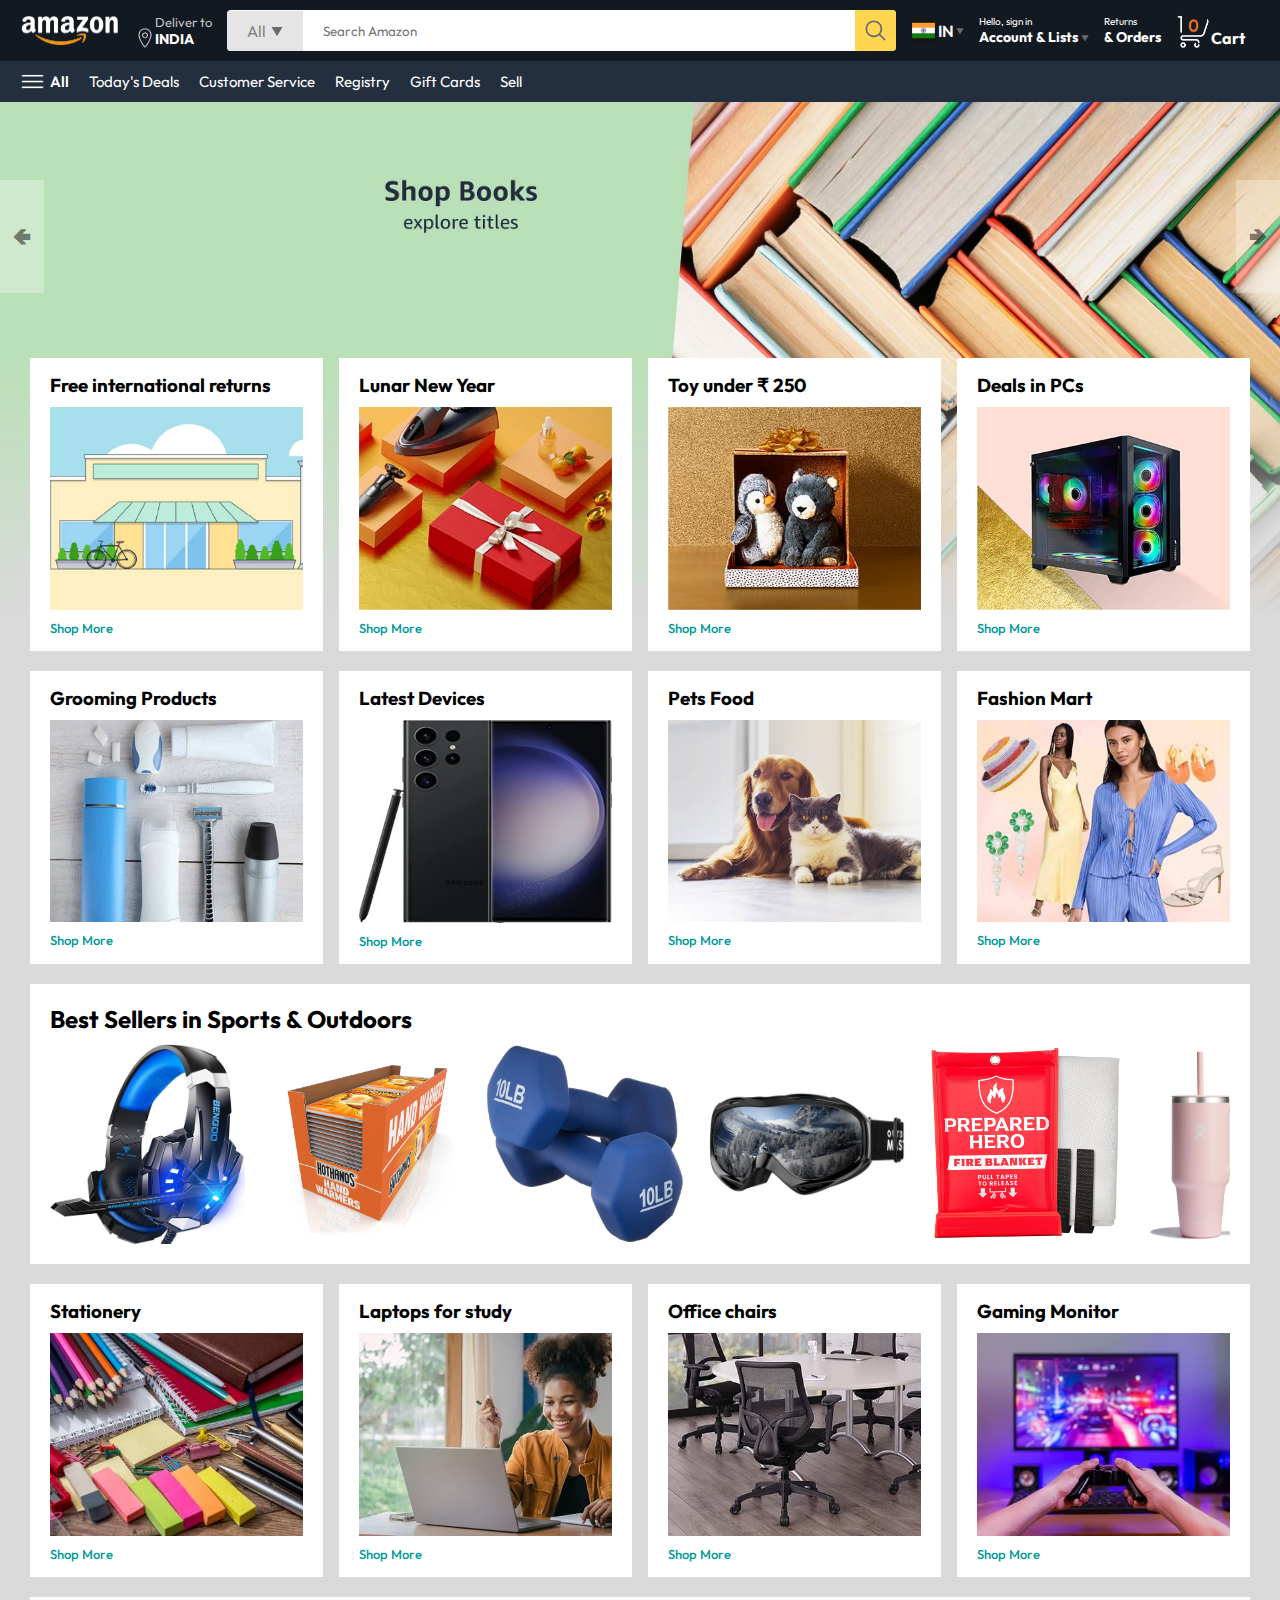
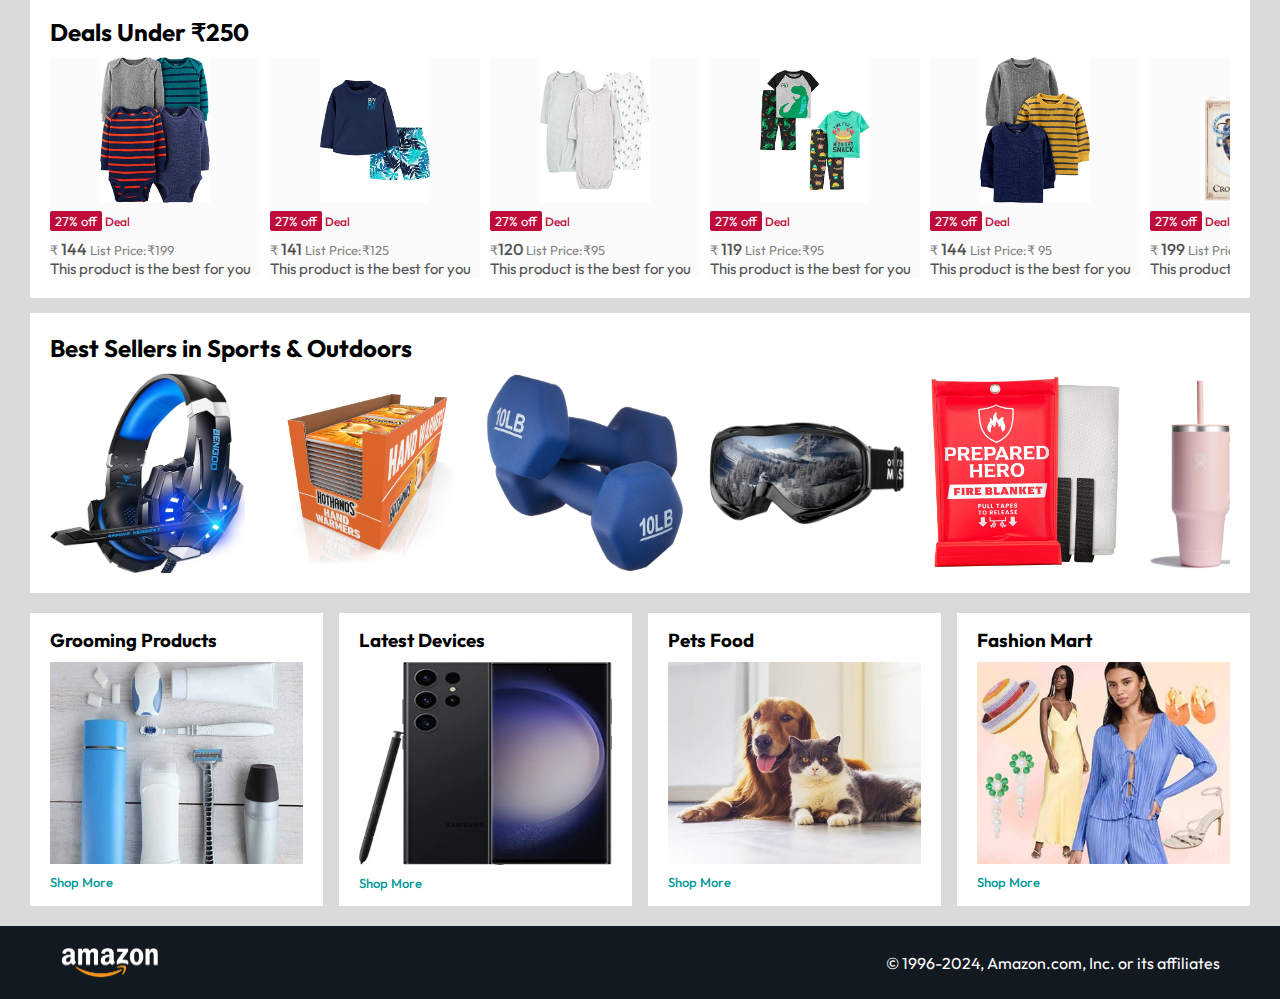
<file: index.html>
<html lang="en">

<head>
    <meta charset="UTF-8">
    <meta name="viewport" content="width=device-width, initial-scale=1.0">
    <title>Amazon Clone</title>
    <link rel="stylesheet" href="./style.css">
</head>

<body>

    <nav>
        <a href="/"><img src="./assets/amazon_logo.png" width="100" alt=""></a>
        <div class="nav-country">
            <img src="./assets/location_icon.png" height="20" alt="">
            <div>
                <p>Deliver to</p>
                <h1>INDIA</h1>
            </div>
        </div>
        <div class="nav-search">
            <div class="nav-search-category">
                <p>All</p>
                <img src="./assets/dropdown_icon.png" height="12" alt="">
            </div>
            <input type="text" class="nav-search-input" placeholder="Search Amazon">
            <img src="./assets/search_icon.png" class="nav-search-icon" alt="">
        </div>
        <div class="nav-language">
            <img src="./assets/indian_flag.png" width="25px" alt="">
            <p>IN</p>
            <img src="./assets/dropdown_icon.png" width="8px" alt="">
        </div>
        <div class="nav-texts">
            <p><a href="/login.html">Hello, sign in</a></p>
            <h1>Account & Lists <img src="./assets/dropdown_icon.png" width="8px" alt=""> </h1>
        </div>
        <div class="nav-texts">
            <p>Returns</p>
            <h1>& Orders</h1>
        </div>
        <a href="/login.html" class="mobile-user-icon" style="display: none;">
            <img src="./assets/user.png">
        </a>
        <a href="/cart.html" class="nav-cart">
            <img src="./assets/cart_icon.png" width="35px" alt="">
            <h4>Cart</h4>
        </a>
    </nav>
    <div class="nav-bottom">
        <div>
            <img src="./assets/menu_icon.png" width="25px" alt="">
            <p>All</p>
        </div>
        <p>Today's Deals</p>
        <p>Customer Service</p>
        <p>Registry</p>
        <p>Gift Cards</p>
        <p>Sell</p>
    </div>

    <div class="header-slider" id="slider">
        <a href="#" class="control_prev">&#129144</a>
        <a href="#" class="control_next">&#129146</a>
        <ul>
            <img class="header-img" src="./assets/header1.jpg" alt="">
            <img class="header-img" src="./assets/header2.jpg" alt="">
            <img class="header-img" src="./assets/header3.jpg" alt="">
            <img class="header-img" src="./assets/header4.jpg" alt="">
            <img class="header-img" src="./assets/header5.jpg" alt="">
            <img class="header-img" src="./assets/header6.jpg" alt="">
        </ul>
    </div>

    <div class="header-box box-row">
        <div class="box-col">
            <h3>Free international returns</h3>
            <img src="./assets/box1-1.jpg" alt="">
            <a href="/">Shop More</a>
        </div>
        <div class="box-col">
            <h3>Lunar New Year</h3>
            <img src="./assets/box1-2.jpg" alt="">
            <a href="/">Shop More</a>
        </div>
        <div class="box-col">
            <h3>Toy under &#8377; 250</h3>
            <img src="./assets/box1-3.jpg" alt="">
            <a href="/">Shop More</a>
        </div>
        <div class="box-col">
            <h3>Deals in PCs</h3>
            <img src="./assets/box1-4.jpg" alt="">
            <a href="/">Shop More</a>
        </div>
    </div>

    <div class="box-row">
        <div class="box-col">
            <h3>Grooming Products</h3>
            <img src="./assets/box2-1.jpg" alt="">
            <a href="/">Shop More</a>
        </div>
        <div class="box-col">
            <h3>Latest Devices</h3>
            <img src="./assets/box2-2.jpg" alt="">
            <a href="/">Shop More</a>
        </div>
        <div class="box-col">
            <h3>Pets Food</h3>
            <img src="./assets/box2-3.jpg" alt="">
            <a href="/">Shop More</a>
        </div>
        <div class="box-col">
            <h3>Fashion Mart</h3>
            <img src="./assets/box2-4.jpg" alt="">
            <a href="/">Shop More</a>
        </div>
    </div>




    <div class="products-slider">
        <h2>Best Sellers in Sports & Outdoors</h2>
        <div class="products">
            <a href="/product.html"><img src="./assets/product_img.jpg" alt=""></a>
            <img src="./assets/product1-1.jpg" alt="">
            <img src="./assets/product1-2.jpg" alt="">
            <img src="./assets/product1-3.jpg" alt="">
            <img src="./assets/product1-4.jpg" alt="">
            <img src="./assets/product1-5.jpg" alt="">
            <img src="./assets/product1-6.jpg" alt="">
            <img src="./assets/product1-7.jpg" alt="">
            <img src="./assets/product1-8.jpg" alt="">
            <img src="./assets/product1-9.jpg" alt="">
            <img src="./assets/product1-10.jpg" alt="">
        </div>
    </div>



    <div class="box-row">
        <div class="box-col">
            <h3>Stationery</h3>
            <img src="./assets/box3-1.jpg" alt="">
            <a href="/">Shop More</a>
        </div>
        <div class="box-col">
            <h3>Laptops for study</h3>
            <img src="./assets/box3-2.jpg" alt="">
            <a href="/">Shop More</a>
        </div>
        <div class="box-col">
            <h3>Office chairs</h3>
            <img src="./assets/box3-3.jpg" alt="">
            <a href="/">Shop More</a>
        </div>
        <div class="box-col">
            <h3>Gaming Monitor</h3>
            <img src="./assets/box3-4.jpg" alt="">
            <a href="/">Shop More</a>
        </div>
    </div>



    <div class="products-slider-with-price">
        <h2>Deals Under &#8377;250</h2>
        <div class="products">
            <div class="product-card">
                <div class="product-img-container">
                    <img src="./assets/product2-1.jpg" alt="">
                </div>
                <div class="product-offer">
                    <p>27% off</p> <span>Deal</span>
                </div>
                <p class="product-price">&#8377; <span>144</span> List Price:&#8377;199</p>
                <h4>This product is the best for you</h4>
            </div>
            <div class="product-card">
                <div class="product-img-container">
                    <img src="./assets/product2-2.jpg" alt="">
                </div>
                <div class="product-offer">
                    <p>27% off</p> <span>Deal</span>
                </div>
                <p class="product-price">&#8377; <span>141</span> List Price:&#8377;125</p>
                <h4>This product is the best for you</h4>
            </div>
            <div class="product-card">
                <div class="product-img-container">
                    <img src="./assets/product2-3.jpg" alt="">
                </div>
                <div class="product-offer">
                    <p>27% off</p> <span>Deal</span>
                </div>
                <p class="product-price">&#8377;<span>120</span> List Price:&#8377;95</p>
                <h4>This product is the best for you</h4>
            </div>
            <div class="product-card">
                <div class="product-img-container">
                    <img src="./assets/product2-4.jpg" alt="">
                </div>
                <div class="product-offer">
                    <p>27% off</p> <span>Deal</span>
                </div>
                <p class="product-price">&#8377; <span>119</span> List Price:&#8377;95</p>
                <h4>This product is the best for you</h4>
            </div>
            <div class="product-card">
                <div class="product-img-container">
                    <img src="./assets/product2-5.jpg" alt="">
                </div>
                <div class="product-offer">
                    <p>27% off</p> <span>Deal</span>
                </div>
                <p class="product-price">&#8377; <span>144</span> List Price:&#8377; 95</p>
                <h4>This product is the best for you</h4>
            </div>
            <div class="product-card">
                <div class="product-img-container">
                    <img src="./assets/product2-6.jpg" alt="">
                </div>
                <div class="product-offer">
                    <p>27% off</p> <span>Deal</span>
                </div>
                <p class="product-price">&#8377;  <span>199</span> List Price:&#8377; 178</p>
                <h4>This product is the best for you</h4>
            </div>
            <div class="product-card">
                <div class="product-img-container">
                    <img src="./assets/product2-7.jpg" alt="">
                </div>
                <div class="product-offer">
                    <p>27% off</p> <span>Deal</span>
                </div>
                <p class="product-price">&#8377; <span>199</span> List Price:&#8377; 178</p>
                <h4>This product is the best for you</h4>
            </div>
            <div class="product-card">
                <div class="product-img-container">
                    <img src="./assets/product2-8.jpg" alt="">
                </div>
                <div class="product-offer">
                    <p>27% off</p> <span>Deal</span>
                </div>
                <p class="product-price">&#8377;  <span>149</span> List Price:&#8377; 100</p>
                <h4>This product is the best for you</h4>
            </div>
            <div class="product-card">
                <div class="product-img-container">
                    <img src="./assets/product2-9.jpg" alt="">
                </div>
                <div class="product-offer">
                    <p>27% off</p> <span>Deal</span>
                </div>
                <p class="product-price">&#8377;  <span>149</span> List Price:&#8377; 122</p>
                <h4>This product is the best for you</h4>
            </div>
            <div class="product-card">
                <div class="product-img-container">
                    <img src="./assets/product2-10.jpg" alt="">
                </div>
                <div class="product-offer">
                    <p>27% off</p> <span>Deal</span>
                </div>
                <p class="product-price">&#8377; <span>149</span> List Price:&#8377; 100</p>
                <h4>This product is the best for you</h4>
            </div>
            <div class="product-card">
                <div class="product-img-container">
                    <img src="./assets/product2-11.jpg" alt="">
                </div>
                <div class="product-offer">
                    <p>27% off</p> <span>Deal</span>
                </div>
                <p class="product-price">&#8377; <span>139</span> List Price:&#8377; 115</p>
                <h4>This product is the best for you</h4>
            </div>
        </div>
    </div>



    <div class="products-slider">
        <h2>Best Sellers in Sports & Outdoors</h2>
        <div class="products">
          <a href="/product.html">
          <img src="./assets/product_img.jpg" alt="">
        </a>
            <img src="./assets/product1-1.jpg" alt="">
            <img src="./assets/product1-2.jpg" alt="">
            <img src="./assets/product1-3.jpg" alt="">
            <img src="./assets/product1-4.jpg" alt="">
            <img src="./assets/product1-5.jpg" alt="">
            <img src="./assets/product1-6.jpg" alt="">
            <img src="./assets/product1-7.jpg" alt="">
            <img src="./assets/product1-8.jpg" alt="">
            <img src="./assets/product1-9.jpg" alt="">
            <img src="./assets/product1-10.jpg" alt="">
        </div>
    </div>



    <div class="box-row">
        <div class="box-col">
            <h3>Grooming Products</h3>
            <img src="./assets/box2-1.jpg" alt="">
            <a href="/">Shop More</a>
        </div>
        <div class="box-col">
            <h3>Latest Devices</h3>
            <img src="./assets/box2-2.jpg" alt="">
            <a href="/">Shop More</a>
        </div>
        <div class="box-col">
            <h3>Pets Food</h3>
            <img src="./assets/box2-3.jpg" alt="">
            <a href="/">Shop More</a>
        </div>
        <div class="box-col">
            <h3>Fashion Mart</h3>
            <img src="./assets/box2-4.jpg" alt="">
            <a href="/">Shop More</a>
        </div>
    </div>



    <footer>
        <img src="./assets/amazon_logo.png" width="100" alt="">
        <p>© 1996-2024, Amazon.com, Inc. or its affiliates</p>
    </footer>
    <script src="./script.js"></script>
</body>

</html>
</file>
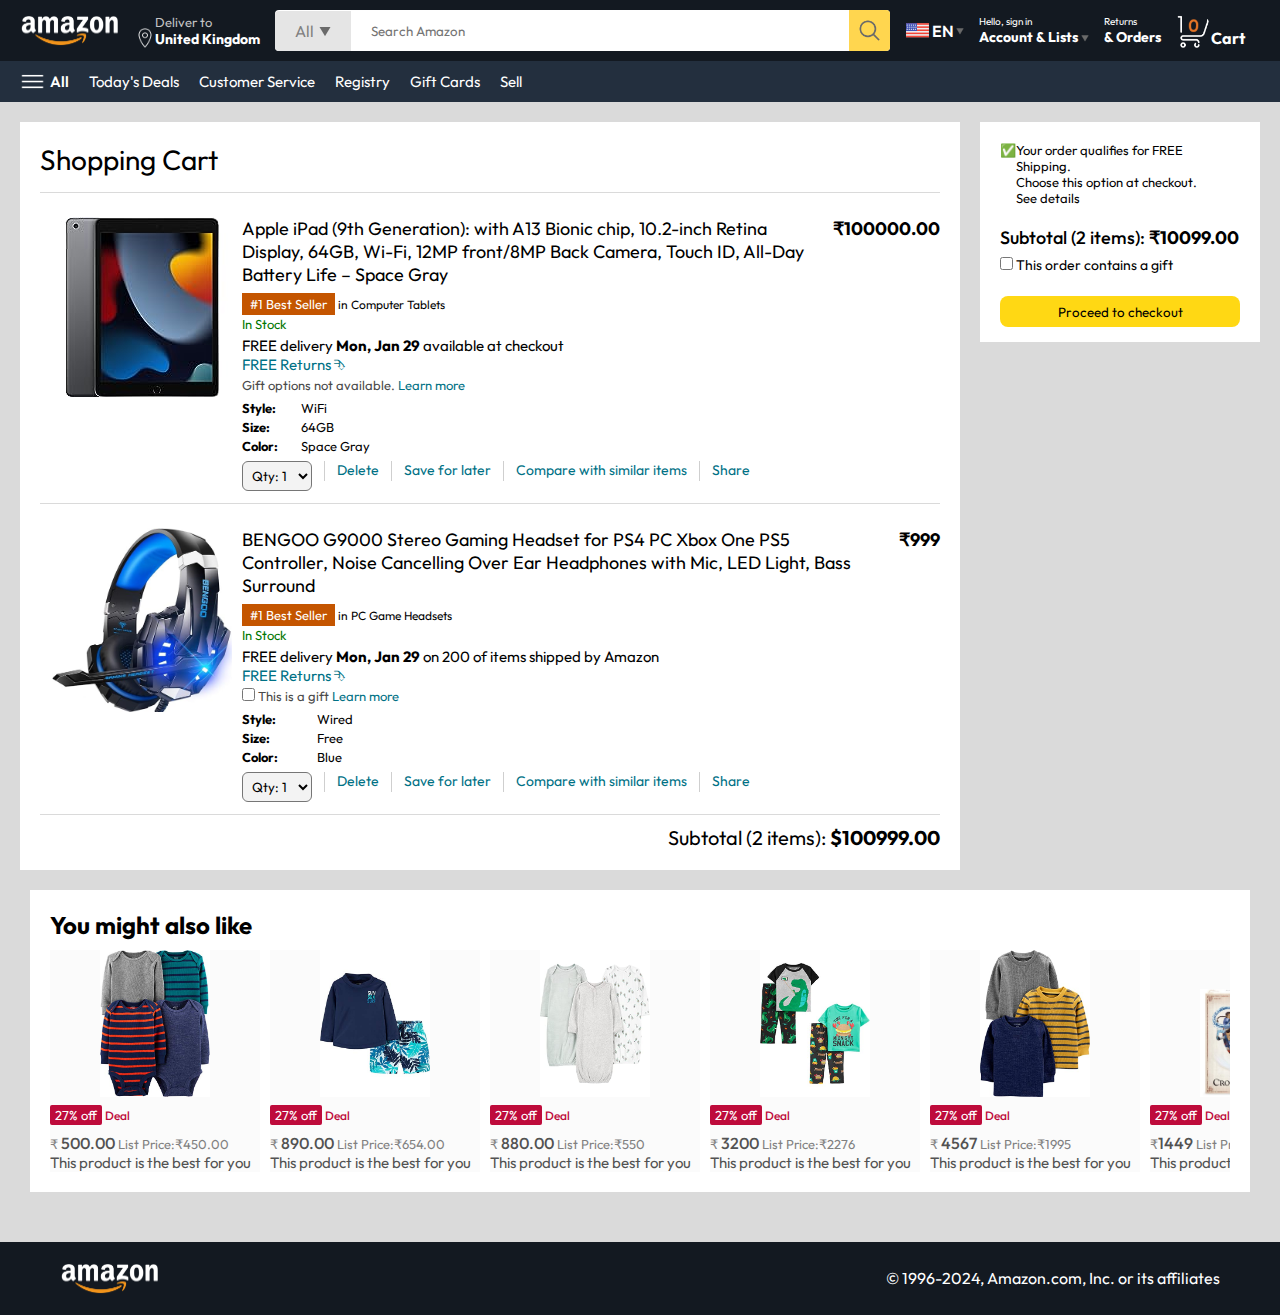
<file: cart.html>
<html lang="en">

<head>
    <meta charset="UTF-8">
    <meta name="viewport" content="width=device-width, initial-scale=1.0">
    <title>Cart</title>
    <link rel="stylesheet" href="./cart.css">
    <link rel="stylesheet" href="./style.css">
</head>

<body>
    <nav>
        <a href="/"><img src="./assets/amazon_logo.png" width="100" alt=""></a>
        <div class="nav-country">
            <img src="./assets/location_icon.png" height="20" alt="">
            <div>
                <p>Deliver to</p>
                <h1>United Kingdom</h1>
            </div>
        </div>
        <div class="nav-search">
            <div class="nav-search-category">
                <p>All</p>
                <img src="./assets/dropdown_icon.png" height="12" alt="">
            </div>
            <input type="text" class="nav-search-input" placeholder="Search Amazon">
            <img src="./assets/search_icon.png" class="nav-search-icon" alt="">
        </div>
        <div class="nav-language">
            <img src="./assets/us_flag.png" width="25px" alt="">
            <p>EN</p>
            <img src="./assets/dropdown_icon.png" width="8px" alt="">
        </div>
        <div class="nav-texts">
            <p><a href="/login.html">Hello, sign in</a></p>
            <h1>Account & Lists <img src="./assets/dropdown_icon.png" width="8px" alt=""> </h1>
        </div>
        <div class="nav-texts">
            <p>Returns</p>
            <h1>& Orders</h1>
        </div>
        <a href="/login.html" class="mobile-user-icon" style="display: none;">
            <img src="./assets/user.png">
        </a>
        <a href="/cart.html" class="nav-cart">
            <img src="./assets/cart_icon.png" width="35px" alt="">
            <h4>Cart</h4>
        </a>
    </nav>
    <div class="nav-bottom">
        <div>
            <img src="./assets/menu_icon.png" width="25px" alt="">
            <p>All</p>
        </div>
        <p>Today's Deals</p>
        <p>Customer Service</p>
        <p>Registry</p>
        <p>Gift Cards</p>
        <a href="./product.html">Sell</a>
    </div>

    <div class="cart">
        <div class="cart-left">
            <h1>Shopping Cart</h1>
            <hr>
            <div class="product-cart-list">
                <img src="./assets/ipad_img.jpg" alt="">
                <div>
                    <div class="product-cart-titleprice">
                        <p>Apple iPad (9th Generation): with A13 Bionic chip, 10.2-inch Retina Display, 64GB, Wi-Fi,
                            12MP front/8MP Back Camera, Touch ID, All-Day Battery Life – Space Gray</p>
                        <p><b>&#8377;100000.00</b></p>
                    </div>
                    <p class="product-cart-bestseller"><span>#1 Best Seller</span> in Computer Tablets</p>
                    <p class="product-cart-stock">In Stock</p>
                    <p class="product-cart-delivery">FREE delivery <b>Mon, Jan 29</b> available at checkout</p>
                    <p class="product-cart-returns">FREE Returns &#11191</p>
                    <p class="product-cart-giftoption">Gift options not available. <span>Learn more</span></p>
                    <div class="product-cart-specs">
                        <p><b>Style:</b></p>
                        <p>WiFi</p>
                        <p><b>Size:</b></p>
                        <p>64GB</p>
                        <p><b>Color:</b></p>
                        <p>Space Gray</p>
                    </div>
                    <div class="product-cart-list-action">
                        <select>
                            <option value="Qty: 1">Qty: 1</option>
                            <option value="Qty: 2">Qty: 2</option>
                            <option value="Qty: 3">Qty: 3</option>
                            <option value="Qty: 4">Qty: 4</option>
                            <option value="Qty: 5">Qty: 5</option>
                        </select>
                        <hr>
                        <p class="action-btn">Delete</p>
                        <hr>
                        <p class="action-btn">Save for later</p>
                        <hr>
                        <p class="action-btn">Compare with similar items</p>
                        <hr>
                        <p class="action-btn">Share</p>
                    </div>
                </div>
            </div>
            <hr>
            <div class="product-cart-list">
                <img src="./assets/product_img.jpg" width="180px" alt="">
                <div>
                    <div class="product-cart-titleprice">
                        <p>BENGOO G9000 Stereo Gaming Headset for PS4 PC Xbox One PS5 Controller, Noise Cancelling Over
                            Ear Headphones with Mic, LED Light, Bass Surround</p>
                        <p><b>&#8377;999</b></p>
                    </div>
                    <p class="product-cart-bestseller"><span>#1 Best Seller</span> in PC Game Headsets</p>
                    <p class="product-cart-stock">In Stock</p>
                    <p class="product-cart-delivery">FREE delivery <b>Mon, Jan 29</b> on 200 of items shipped by Amazon
                    </p>
                    <p class="product-cart-returns">FREE Returns &#11191</p>
                    <p class="product-cart-giftoption"><input type="checkbox"> This is a gift <span>Learn more</span>
                    </p>
                    <div class="product-cart-specs">
                        <p><b>Style:</b></p>
                        <p>Wired</p>
                        <p><b>Size:</b></p>
                        <p>Free</p>
                        <p><b>Color:</b></p>
                        <p>Blue</p>
                    </div>
                    <div class="product-cart-list-action">
                        <select>
                            <option value="Qty: 1">Qty: 1</option>
                            <option value="Qty: 2">Qty: 2</option>
                            <option value="Qty: 3">Qty: 3</option>
                            <option value="Qty: 4">Qty: 4</option>
                            <option value="Qty: 5">Qty: 5</option>
                        </select>
                        <hr>
                        <p class="action-btn">Delete</p>
                        <hr>
                        <p class="action-btn">Save for later</p>
                        <hr>
                        <p class="action-btn">Compare with similar items</p>
                        <hr>
                        <p class="action-btn">Share</p>
                    </div>
                </div>
            </div>
            <hr>
            <div class="cart-list-subtotal">
                Subtotal (2 items): <b>$100999.00</b>
            </div>
        </div>
        <div class="cart-right">
            <div class="cart-free-delivery">
                <p>&#x2705</p>
                <p>Your order qualifies for FREE Shipping. <br> Choose this option at checkout. <br> See details</p>
            </div>
            <p class="cart-subtotal">Subtotal (2 items): <b>&#8377;10099.00</b></p>
            <p class="cart-right-gift"><input type="checkbox"> This order contains a gift</p>
            <button>Proceed to checkout</button>
        </div>
    </div>

    <section class="products-slider-with-price">
        <h2>You might also like</h2>
        <div class="products">
            <div class="product-card">
                <div class="product-img-container">
                    <img src="./assets/product2-1.jpg" alt="">
                </div>
                <div class="product-offer">
                    <p>27% off</p> <span>Deal</span>
                </div>
                <p class="product-price">&#8377; <span>500.00</span> List Price:&#8377;450.00</p>
                <h4>This product is the best for you</h4>
            </div>
            <div class="product-card">
                <div class="product-img-container">
                    <img src="./assets/product2-2.jpg" alt="">
                </div>
                <div class="product-offer">
                    <p>27% off</p> <span>Deal</span>
                </div>
                <p class="product-price">&#8377; <span>890.00</span> List Price:&#8377;654.00</p>
                <h4>This product is the best for you</h4>
            </div>
            <div class="product-card">
                <div class="product-img-container">
                    <img src="./assets/product2-3.jpg" alt="">
                </div>
                <div class="product-offer">
                    <p>27% off</p> <span>Deal</span>
                </div>
                <p class="product-price">&#8377; <span>880.00</span> List Price:&#8377;550</p>
                <h4>This product is the best for you</h4>
            </div>
            <div class="product-card">
                <div class="product-img-container">
                    <img src="./assets/product2-4.jpg" alt="">
                </div>
                <div class="product-offer">
                    <p>27% off</p> <span>Deal</span>
                </div>
                <p class="product-price">&#8377; <span>3200</span> List Price:&#8377;2276</p>
                <h4>This product is the best for you</h4>
            </div>
            <div class="product-card">
                <div class="product-img-container">
                    <img src="./assets/product2-5.jpg" alt="">
                </div>
                <div class="product-offer">
                    <p>27% off</p> <span>Deal</span>
                </div>
                <p class="product-price">&#8377; <span>4567</span> List Price:&#8377;1995</p>
                <h4>This product is the best for you</h4>
            </div>
            <div class="product-card">
                <div class="product-img-container">
                    <img src="./assets/product2-6.jpg" alt="">
                </div>
                <div class="product-offer">
                    <p>27% off</p> <span>Deal</span>
                </div>
                <p class="product-price">&#8377;<span>1449</span> List Price:&#8377;895</p>
                <h4>This product is the best for you</h4>
            </div>
            <div class="product-card">
                <div class="product-img-container">
                    <img src="./assets/product2-7.jpg" alt="">
                </div>
                <div class="product-offer">
                    <p>27% off</p> <span>Deal</span>
                </div>
                <p class="product-price">&#8377; <span>14649</span> List Price:&#8377;13095</p>
                <h4>This product is the best for you</h4>
            </div>
            <div class="product-card">
                <div class="product-img-container">
                    <img src="./assets/product2-8.jpg" alt="">
                </div>
                <div class="product-offer">
                    <p>27% off</p> <span>Deal</span>
                </div>
                <p class="product-price">&#8377; <span>1349</span> List Price:&#8377;1195</p>
                <h4>This product is the best for you</h4>
            </div>
            <div class="product-card">
                <div class="product-img-container">
                    <img src="./assets/product2-9.jpg" alt="">
                </div>
                <div class="product-offer">
                    <p>27% off</p> <span>Deal</span>
                </div>
                <p class="product-price">&#8377; <span>1229</span> List Price:&#8377;1055</p>
                <h4>This product is the best for you</h4>
            </div>
            <div class="product-card">
                <div class="product-img-container">
                    <img src="./assets/product2-10.jpg" alt="">
                </div>
                <div class="product-offer">
                    <p>27% off</p> <span>Deal</span>
                </div>
                <p class="product-price">&#8377; <span>1149</span> List Price:&#8377;1005</p>
                <h4>This product is the best for you</h4>
            </div>
            <div class="product-card">
                <div class="product-img-container">
                    <img src="./assets/product2-11.jpg" alt="">
                </div>
                <div class="product-offer">
                    <p>27% off</p> <span>Deal</span>
                </div>
                <p class="product-price">&#8377; <span>1292</span> List Price:&#8377;1105</p>
                <h4>This product is the best for you</h4>
            </div>
            <div class="product-card">
                <div class="product-img-container">
                    <img src="./assets/product2-12.jpg" alt="">
                </div>
                <div class="product-offer">
                    <p>27% off</p> <span>Deal</span>
                </div>
                <p class="product-price">&#8377; <span>500</span> List Price:&#8377;200</p>
                <h4>This product is the best for you</h4>
            </div>
        </div>
    </section>

    <footer class="footer-cart">
        <img src="./assets/amazon_logo.png" width="100" alt="">
        <p>© 1996-2024, Amazon.com, Inc. or its affiliates</p>
    </footer>


<script>
    const scrollContainer = document.querySelectorAll(".products");
        for (const item of scrollContainer) {
            item.addEventListener("wheel", (evt) => {
            evt.preventDefault();
            item.scrollLeft += evt.deltaY;
        });
    }
</script>
</body>

</html>
</file>
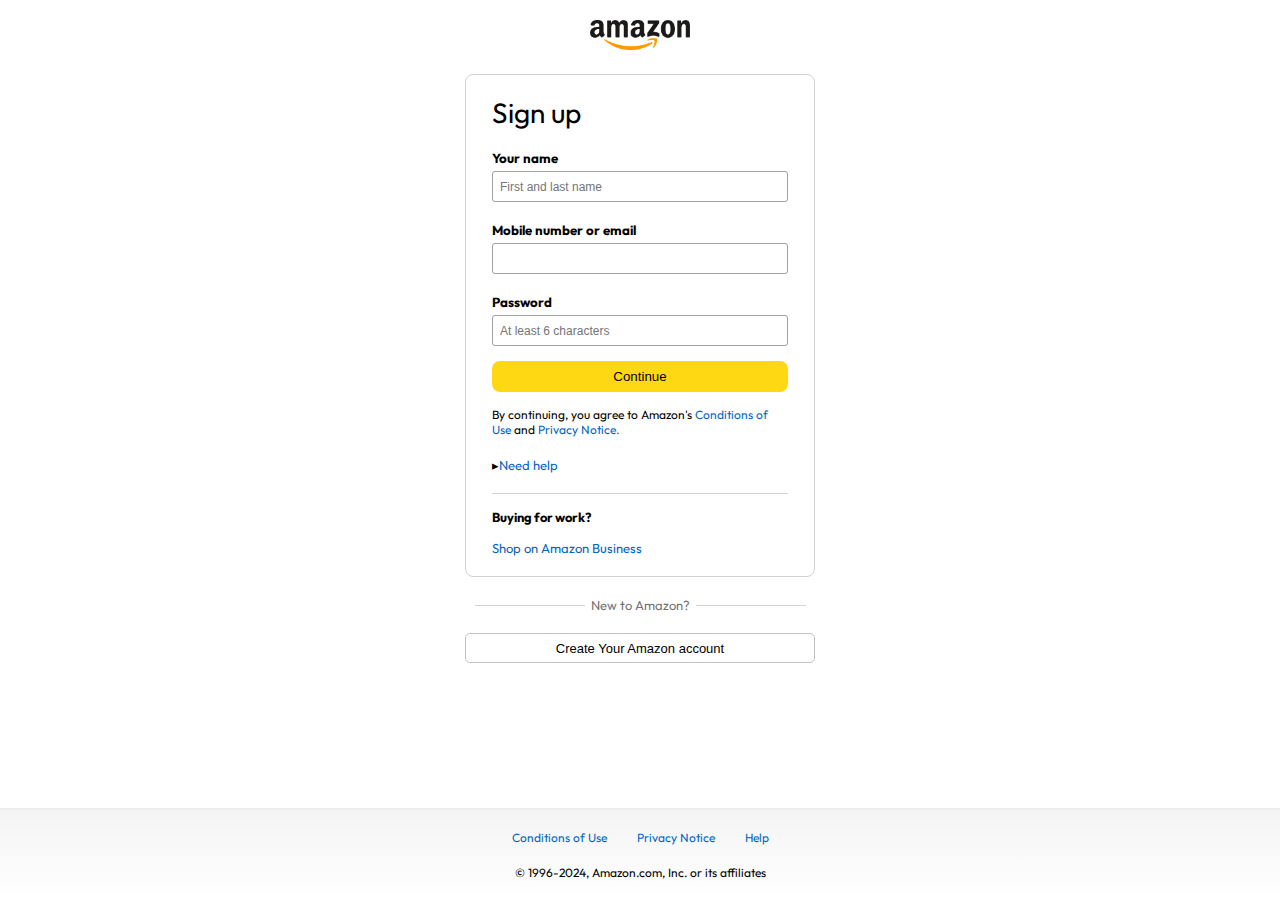
<file: login.html>
<!DOCTYPE html>
<html lang="en">
<head>
    <meta charset="UTF-8">
    <meta name="viewport" content="width=device-width, initial-scale=1.0">
    <title>Sign In</title>
    <link rel="stylesheet" href="login.css">
</head>
<body>
    <a href="/"><img class="logo" src="./assets/amazon_logo_dark.png" width="100px" alt=""></a>
    <div class="login-container">
        <h1 class="login-title">Sign up</h1>
        <h5 class="input-lable">Your name</h5>
        <input type="text" placeholder="First and last name">
        <h5 class="input-lable">Mobile number or email</h5>
        <input type="text" >
        <h5 class="input-lable">Password</h5>
        <input type="password" placeholder="At least 6 characters">
        <button>Continue</button>
        <p class="login-condition">By continuing, you agree to Amazon's <span>Conditions of Use</span> and <span>Privacy Notice.</span></p>
        <p class="login-help">&#9656<span>Need help</span></p>
        <hr>
        <h4>Buying for work?</h4>
        <p class="login-business"><span>Shop on Amazon Business</span></p>
    </div>
    <div class="login-section-text">
        <hr><p>New to Amazon?</p><hr>
    </div>
    <a href="./signup.html"><button class="login-signup-btn">Create Your Amazon account</button></a>
    <footer>
        <div class="footer-links">
            <a href="#"> Conditions of Use </a>
            <a href="#"> Privacy Notice </a>
            <a href="#"> Help </a>
        </div>
        <p class="footer-copyright">
            © 1996-2024, Amazon.com, Inc. or its affiliates
        </p>
    </footer>
</body>

    
</body>
</html>
</file>
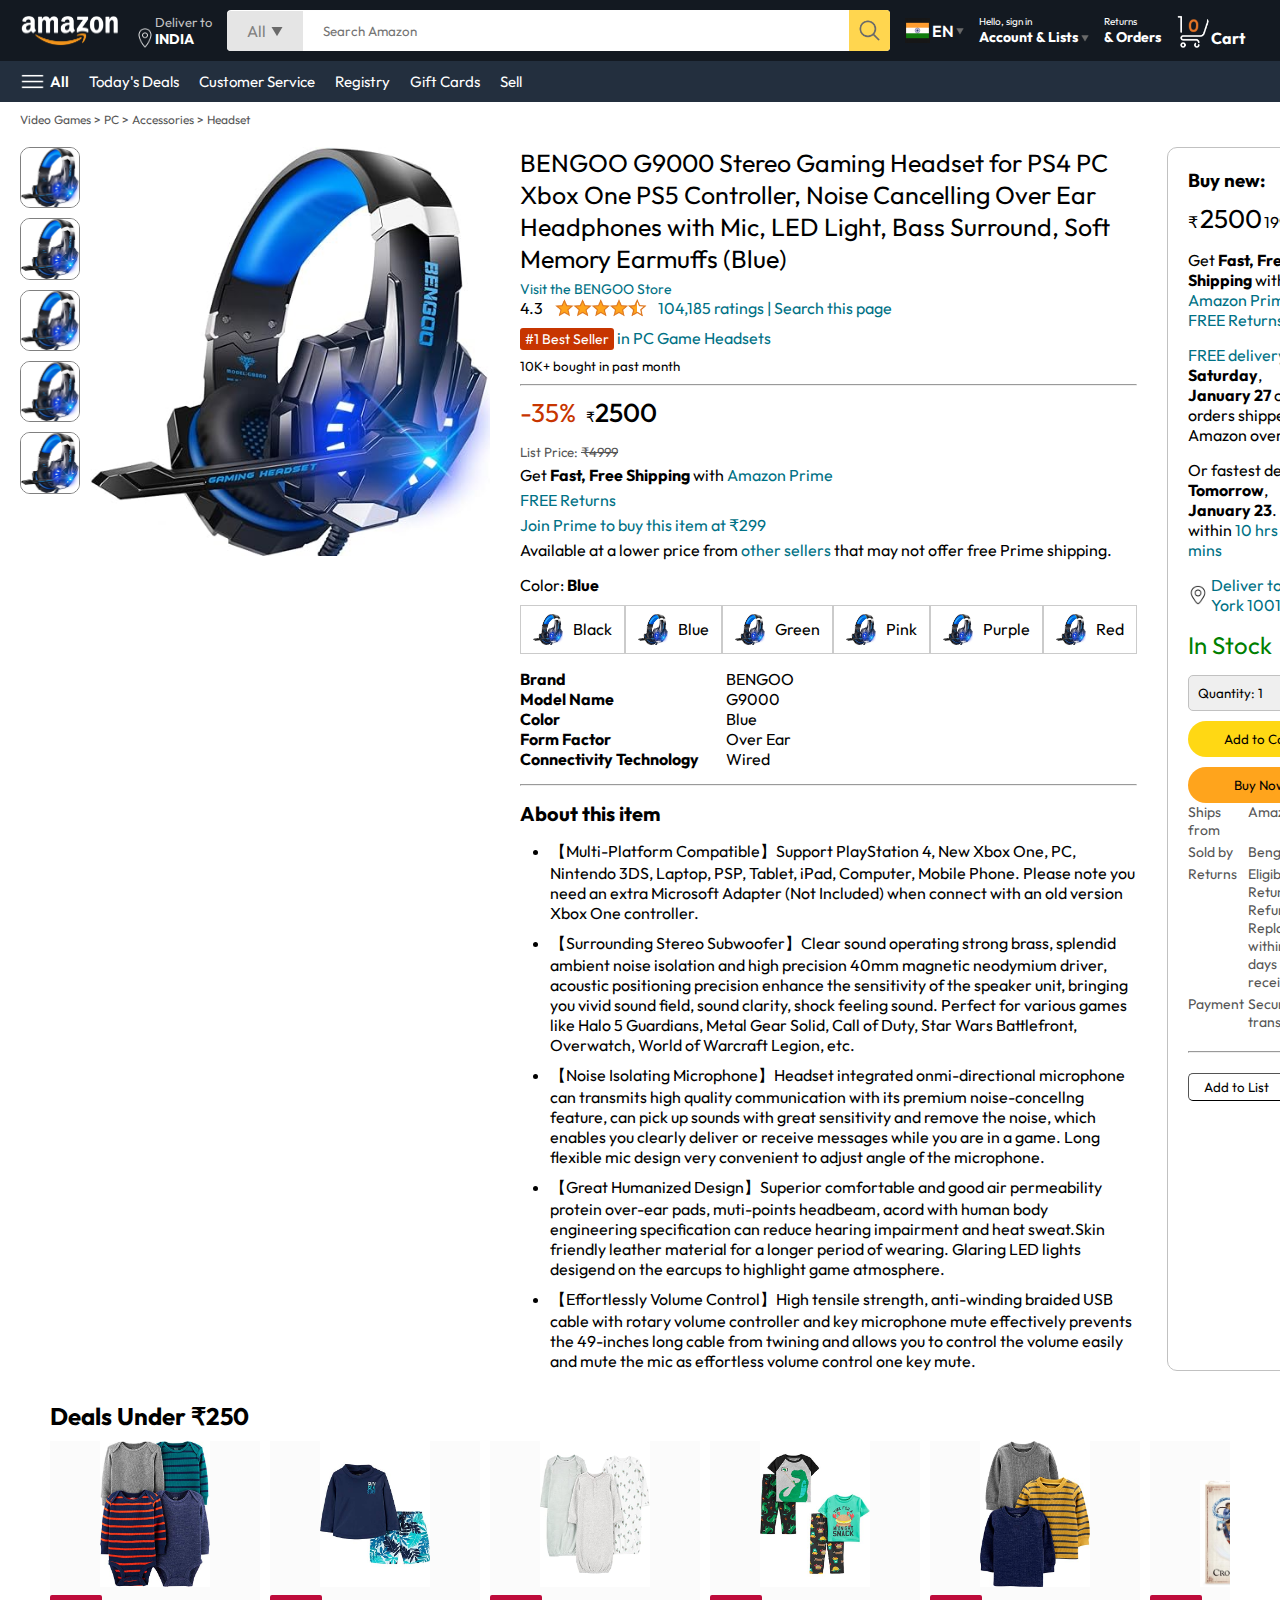
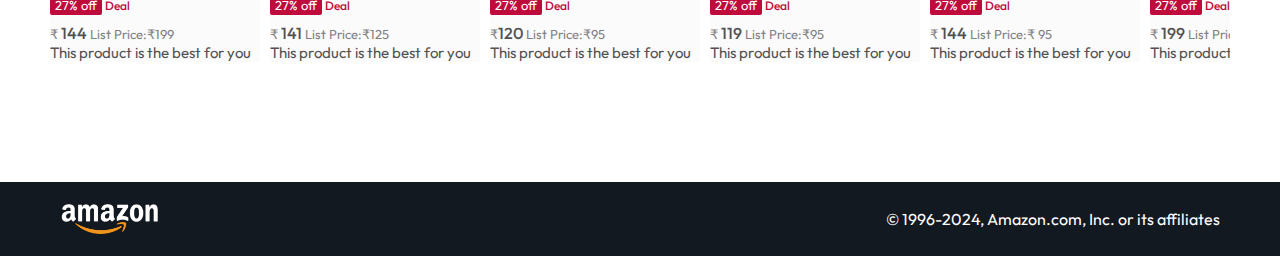
<file: product.html>
<html lang="en">

<head>
    <meta charset="UTF-8">
    <meta name="viewport" content="width=device-width, initial-scale=1.0">
    <title>Product Page</title>
    <link rel="stylesheet" href="./style.css">
    <link rel="stylesheet" href="./product.css">
</head>

<body>
    <nav>
        <a href="/"><img src="./assets/amazon_logo.png" width="100" alt=""></a>
        <div class="nav-country">
            <img src="./assets/location_icon.png" height="20" alt="">
            <div>
                <p>Deliver to</p>
                <h1>INDIA</h1>
            </div>
        </div>
        <div class="nav-search">
            <div class="nav-search-category">
                <p>All</p>
                <img src="./assets/dropdown_icon.png" height="12" alt="">
            </div>
            <input type="text" class="nav-search-input" placeholder="Search Amazon">
            <img src="./assets/search_icon.png" class="nav-search-icon" alt="">
        </div>
        <div class="nav-language">
            <img src="./assets/indian_flag.png" width="25px" alt="">
            <p>EN</p>
            <img src="./assets/dropdown_icon.png" width="8px" alt="">
        </div>
        <div class="nav-texts">
            <p><a href="/login.html">Hello, sign in</a></p>
            <h1>Account & Lists <img src="./assets/dropdown_icon.png" width="8px" alt=""> </h1>
        </div>
        <div class="nav-texts">
            <p>Returns</p>
            <h1>& Orders</h1>
        </div>
        <a href="/login.html" class="mobile-user-icon" style="display: none;">
            <img src="./assets/user.png">
        </a>
        <a href="/cart.html" class="nav-cart">
            <img src="./assets/cart_icon.png" width="35px" alt="">
            <h4>Cart</h4>
        </a>
    </nav>
    <div class="nav-bottom">
        <div>
            <img src="./assets/menu_icon.png" width="25px" alt="">
            <p>All</p>
        </div>
        <p>Today's Deals</p>
        <p>Customer Service</p>
        <p>Registry</p>
        <p>Gift Cards</p>
        <p>Sell</p>
    </div>

    <p class="breadcrum">
        Video Games > PC > Accessories > Headset
    </p>

    <div class="product-display">
        <div class="product-d-image">
            <div class="product-list-image">
                <img src="./assets/product_img.jpg" width="60" alt="">
                <img src="./assets/product_img.jpg" width="60" alt="">
                <img src="./assets/product_img.jpg" width="60" alt="">
                <img src="./assets/product_img.jpg" width="60" alt="">
                <img src="./assets/product_img.jpg" width="60" alt="">
            </div>
            <div class="product-main-image">
                <img src="./assets/product_img.jpg" width="400" alt="">
            </div>
        </div>
        <div class="product-d-details">
            <p class="product-title">
                BENGOO G9000 Stereo Gaming Headset for PS4 PC Xbox One PS5 Controller, Noise Cancelling Over Ear
                Headphones with Mic, LED Light, Bass Surround, Soft Memory Earmuffs (Blue)
            </p>
            <p class="product-store">
                Visit the BENGOO Store
            </p>
            <div class="product-rating">
                <div>
                    <div>4.3 <img src="./assets/rating_img.png" height="20px" alt=""></div>
                    <p>104,185 ratings | Search this page</p>
                </div>
                <p><span>#1 Best Seller</span> in PC Game Headsets</p>
                <h5>10K+ bought in past month</h5>
                <hr>
            </div>
            <div class="product-prices">
                <div>
                    <p>-35%</p>
                    <h1>&#8377;<span>2500</span></h1>
                </div>
                <h5>List Price: <span>&#8377;4999</span></h5>
                <p>Get <b>Fast, Free Shipping</b> with <span>Amazon Prime</span></p>
                <p><span>FREE Returns</span></p>
                <p><span>Join Prime to buy this item at &#8377;299</span></p>
                <p>Available at a lower price from <span>other sellers</span> that may not offer free Prime shipping.
                </p>
            </div>
            <div class="product-color-selection">
                <p>Color: <b>Blue</b></p>
                <div class="product-color-options">
                    <div class="option">
                        <img src="./assets/product_img.jpg" width="30px" alt="">
                        <p>Black</p>
                    </div>
                    <div class="option">
                        <img src="./assets/product_img.jpg" width="30px" alt="">
                        <p>Blue</p>
                    </div>
                    <div class="option">
                        <img src="./assets/product_img.jpg" width="30px" alt="">
                        <p>Green</p>
                    </div>
                    <div class="option">
                        <img src="./assets/product_img.jpg" width="30px" alt="">
                        <p>Pink</p>
                    </div>
                    <div class="option">
                        <img src="./assets/product_img.jpg" width="30px" alt="">
                        <p>Purple</p>
                    </div>
                    <div class="option">
                        <img src="./assets/product_img.jpg" width="30px" alt="">
                        <p>Red</p>
                    </div>
                </div>
            </div>
            <div class="product-info">
                <p><b>Brand</b></p>
                <p>BENGOO</p>
                <p><b>Model Name</b></p>
                <p>G9000</p>
                <p><b>Color</b></p>
                <p>Blue</p>
                <p><b>Form Factor</b></p>
                <p>Over Ear</p>
                <p><b>Connectivity Technology</b></p>
                <p>Wired</p>
            </div>
            <hr>
            <div class="product-description">
                <h1>About this item</h1>
                <ul>
                    <li>【Multi-Platform Compatible】Support PlayStation 4, New Xbox One, PC, Nintendo 3DS, Laptop, PSP, Tablet, iPad, Computer, Mobile Phone. Please note you need an extra Microsoft Adapter (Not Included) when connect with an old version Xbox One controller.</li>
                    <li>【Surrounding Stereo Subwoofer】Clear sound operating strong brass, splendid ambient noise isolation and high precision 40mm magnetic neodymium driver, acoustic positioning precision enhance the sensitivity of the speaker unit, bringing you vivid sound field, sound clarity, shock feeling sound. Perfect for various games like Halo 5 Guardians, Metal Gear Solid, Call of Duty, Star Wars Battlefront, Overwatch, World of Warcraft Legion, etc.</li>
                    <li>【Noise Isolating Microphone】Headset integrated onmi-directional microphone can transmits high quality communication with its premium noise-concellng feature, can pick up sounds with great sensitivity and remove the noise, which enables you clearly deliver or receive messages while you are in a game. Long flexible mic design very convenient to adjust angle of the microphone.</li>
                    <li>【Great Humanized Design】Superior comfortable and good air permeability protein over-ear pads, muti-points headbeam, acord with human body engineering specification can reduce hearing impairment and heat sweat.Skin friendly leather material for a longer period of wearing. Glaring LED lights desigend on the earcups to highlight game atmosphere.</li>
                    <li>【Effortlessly Volume Control】High tensile strength, anti-winding braided USB cable with rotary volume controller and key microphone mute effectively prevents the 49-inches long cable from twining and allows you to control the volume easily and mute the mic as effortless volume control one key mute.</li>
                </ul>
            </div>
        </div>
        <div class="product-d-purchase">
            <div class="title">
                <h3>Buy new:</h3><img src="./assets/circle_icon.png" width="20" alt="">
            </div>
            <h1 class="price">&#8377;<span>2500</span>1990</h1>
            <div class="gap">
                <p>Get <b>Fast, Free Shipping</b> with <span>Amazon Prime</span></p>
                <p><span>FREE Returns</span></p>
            </div>
            <div class="gap">
                <p><span>FREE delivery</span> <b>Saturday</b>,</p>
                <p><b>January 27</b> on orders shipped by Amazon over $35</p>
            </div>
            <div class="gap">
                <p>Or fastest delivery <b>Tomorrow</b>, <b>January 23</b>. Order within <span>10 hrs 56 mins</span></p>
            </div>
            <div class="pincode-section">
                <img src="/assets/location_icon_dark.png" width="20" alt="">
                <p><span>Deliver to New York 10014</span></p>
            </div>
            <h2 class="product-stock">In Stock</h2>
            <select class="product-quantity">
                <option value="1">Quantity: 1</option>
                <option value="2">Quantity: 2</option>
                <option value="3">Quantity: 3</option>
            </select>
            <button class="btn">
                Add to Cart
            </button>
            <button class="btn product-buy">
                Buy Now
            </button>
            <div class="product-seller-info">
                <p>Ships from</p>
                <p class="product-info-value">Amazon</p>
                <p>Sold by</p>
                <p class="product-info-value">Bengoo Inc.</p>
                <p>Returns</p>
                <p class="product-info-value">Eligible for Return, Refund or Replacement within 30 days of receipt</p>
                <p>Payment</p>
                <p class="product-info-value">Secure transaction</p>
            </div>
            <hr>
            <button class="product-addtolist">Add to List</button>
        </div>
    </div>


    
    <div class="products-slider-with-price">
        <h2>Deals Under &#8377;250</h2>
        <div class="products">
            <div class="product-card">
                <div class="product-img-container">
                    <img src="./assets/product2-1.jpg" alt="">
                </div>
                <div class="product-offer">
                    <p>27% off</p> <span>Deal</span>
                </div>
                <p class="product-price">&#8377; <span>144</span> List Price:&#8377;199</p>
                <h4>This product is the best for you</h4>
            </div>
            <div class="product-card">
                <div class="product-img-container">
                    <img src="./assets/product2-2.jpg" alt="">
                </div>
                <div class="product-offer">
                    <p>27% off</p> <span>Deal</span>
                </div>
                <p class="product-price">&#8377; <span>141</span> List Price:&#8377;125</p>
                <h4>This product is the best for you</h4>
            </div>
            <div class="product-card">
                <div class="product-img-container">
                    <img src="./assets/product2-3.jpg" alt="">
                </div>
                <div class="product-offer">
                    <p>27% off</p> <span>Deal</span>
                </div>
                <p class="product-price">&#8377;<span>120</span> List Price:&#8377;95</p>
                <h4>This product is the best for you</h4>
            </div>
            <div class="product-card">
                <div class="product-img-container">
                    <img src="./assets/product2-4.jpg" alt="">
                </div>
                <div class="product-offer">
                    <p>27% off</p> <span>Deal</span>
                </div>
                <p class="product-price">&#8377; <span>119</span> List Price:&#8377;95</p>
                <h4>This product is the best for you</h4>
            </div>
            <div class="product-card">
                <div class="product-img-container">
                    <img src="./assets/product2-5.jpg" alt="">
                </div>
                <div class="product-offer">
                    <p>27% off</p> <span>Deal</span>
                </div>
                <p class="product-price">&#8377; <span>144</span> List Price:&#8377; 95</p>
                <h4>This product is the best for you</h4>
            </div>
            <div class="product-card">
                <div class="product-img-container">
                    <img src="./assets/product2-6.jpg" alt="">
                </div>
                <div class="product-offer">
                    <p>27% off</p> <span>Deal</span>
                </div>
                <p class="product-price">&#8377;  <span>199</span> List Price:&#8377; 178</p>
                <h4>This product is the best for you</h4>
            </div>
            <div class="product-card">
                <div class="product-img-container">
                    <img src="./assets/product2-7.jpg" alt="">
                </div>
                <div class="product-offer">
                    <p>27% off</p> <span>Deal</span>
                </div>
                <p class="product-price">&#8377; <span>199</span> List Price:&#8377; 178</p>
                <h4>This product is the best for you</h4>
            </div>
            <div class="product-card">
                <div class="product-img-container">
                    <img src="./assets/product2-8.jpg" alt="">
                </div>
                <div class="product-offer">
                    <p>27% off</p> <span>Deal</span>
                </div>
                <p class="product-price">&#8377;  <span>149</span> List Price:&#8377; 100</p>
                <h4>This product is the best for you</h4>
            </div>
            <div class="product-card">
                <div class="product-img-container">
                    <img src="./assets/product2-9.jpg" alt="">
                </div>
                <div class="product-offer">
                    <p>27% off</p> <span>Deal</span>
                </div>
                <p class="product-price">&#8377;  <span>149</span> List Price:&#8377; 122</p>
                <h4>This product is the best for you</h4>
            </div>
            <div class="product-card">
                <div class="product-img-container">
                    <img src="./assets/product2-10.jpg" alt="">
                </div>
                <div class="product-offer">
                    <p>27% off</p> <span>Deal</span>
                </div>
                <p class="product-price">&#8377; <span>149</span> List Price:&#8377; 100</p>
                <h4>This product is the best for you</h4>
            </div>
            <div class="product-card">
                <div class="product-img-container">
                    <img src="./assets/product2-11.jpg" alt="">
                </div>
                <div class="product-offer">
                    <p>27% off</p> <span>Deal</span>
                </div>
                <p class="product-price">&#8377; <span>139</span> List Price:&#8377; 115</p>
                <h4>This product is the best for you</h4>
            </div>
        </div>
    </div>
    <footer class="product-footer">
        <img src="./assets/amazon_logo.png" width="100" alt="">
        <p>© 1996-2024, Amazon.com, Inc. or its affiliates</p>
    </footer>

<script>
    const scrollContainer = document.querySelectorAll(".products");
    for (const item of scrollContainer) {
        item.addEventListener("wheel", (evt) => {
        evt.preventDefault();
        item.scrollLeft += evt.deltaY;
    });
    }
</script>
</body>
</html>
</file>
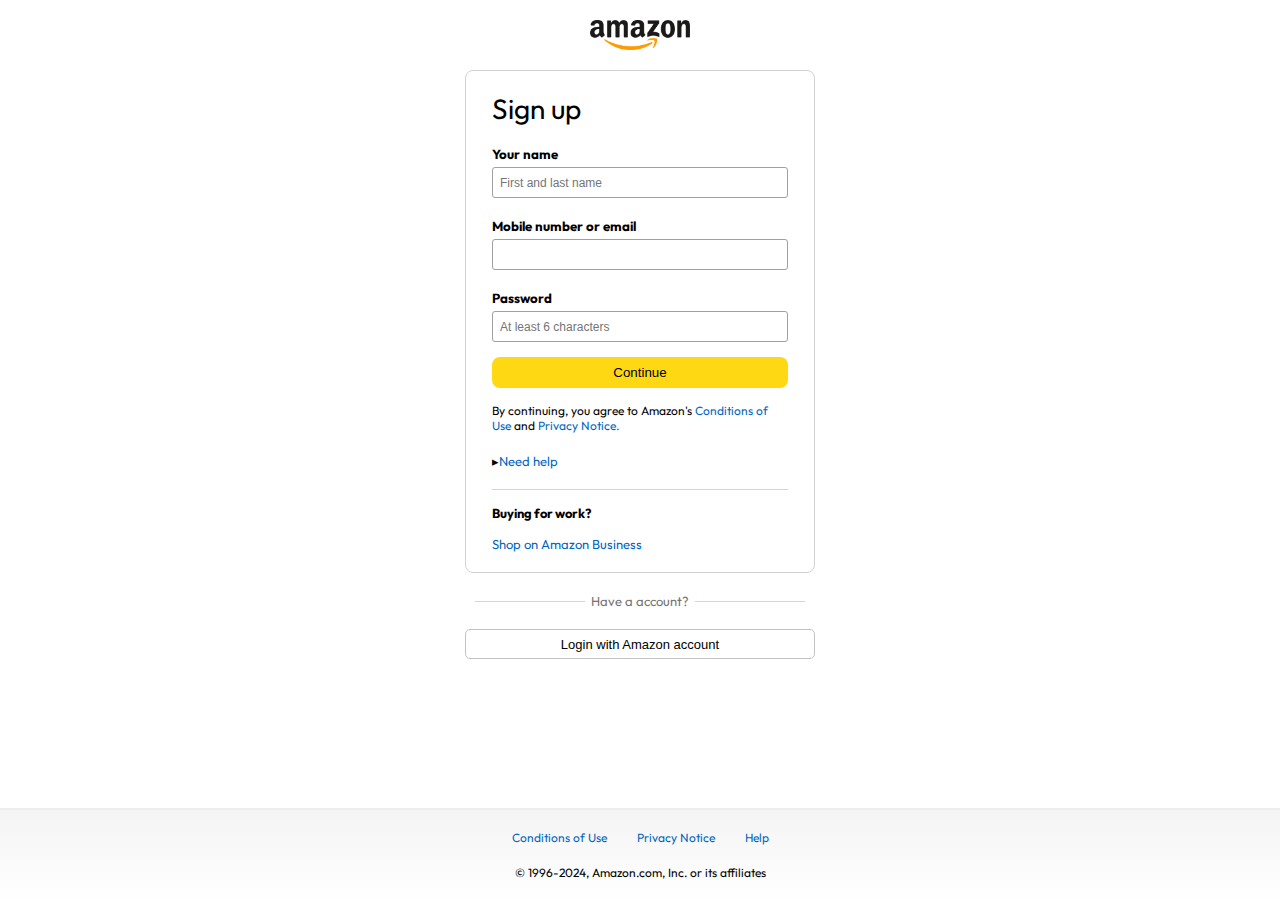
<file: signup.html>
<html lang="en">
<head>
    <meta charset="UTF-8">
    <meta name="viewport" content="width=device-width, initial-scale=1.0">
    <title>Login</title>
    <link rel="stylesheet" href="./login.css">
</head>
<body>
    <a href="/"><img class="logo" src="./assets/amazon_logo_dark.png" width="100px" alt=""></a>
    <div class="login-container">
        <h1 class="login-title">Sign up</h1>
        <h5 class="input-lable">Your name</h5>
        <input type="text" placeholder="First and last name">
        <h5 class="input-lable">Mobile number or email</h5>
        <input type="text" >
        <h5 class="input-lable">Password</h5>
        <input type="password" placeholder="At least 6 characters">
        <button>Continue</button>
        <p class="login-condition">By continuing, you agree to Amazon's <span>Conditions of Use</span> and <span>Privacy Notice.</span></p>
        <p class="login-help">&#9656<span>Need help</span></p>
        <hr>
        <h4>Buying for work?</h4>
        <p class="login-business"><span>Shop on Amazon Business</span></p>
    </div>
    <div class="login-section-text">
        <hr><p>Have a account?</p><hr>
    </div>
    <a href="./login.html"><button class="login-signup-btn">Login with Amazon account</button></a>
    <footer>
        <div class="footer-links">
            <a href="#"> Conditions of Use </a>
            <a href="#"> Privacy Notice </a>
            <a href="#"> Help </a>
        </div>
        <p class="footer-copyright">
            © 1996-2024, Amazon.com, Inc. or its affiliates
        </p>
    </footer>
</body>
</html>
</file>
<file: style.css>
@import url('https://fonts.googleapis.com/css2?family=Outfit&display=swap');

* {
    margin: 0;
    padding: 0;
    box-sizing: border-box;
    font-family: Outfit;
}

body {
    background: #dadada;
}

a {
    text-decoration: none;
    color: inherit;
}

nav {
    display: flex;
    align-items: center;
    justify-content: space-between;
    background-color: #131921;
    padding: 10px 20px;
    color: white;
}

.nav-country {
    display: flex;
    align-items: end;
    margin-left: 15px;
    font-size: 13px;
    color: #c4c4c4;
}

.nav-country h1 {
    font-size: 14px;
    color: white;
}

.nav-search {
    flex: 1;
    display: flex;
    align-items: center;
    background: white;
    color: grey;
    max-width: 1000px;
    border-radius: 4px;
    margin-left: 15px;
}

.nav-search-category {
    display: flex;
    align-items: center;
    padding: 10px 20px;
    gap: 5px;
    background-color: #e5e5e5;
    border-radius: 4px 0px 0px 4px;
}

.nav-search-input {
    border: none;
    outline: none;
    padding-left: 20px;
    width: 100%;
}

.nav-search-icon {
    max-width: 41px;
    padding: 8px;
    background: #ffd64f;
    border-radius: 0px 4px 4px 0px;
}

.nav-language {
    display: flex;
    align-items: center;
    gap: 2px;
    font-weight: 600;
    margin-left: 15px;
}

.nav-texts {
    margin-left: 15px;
}

.nav-texts p {
    font-size: 10px;
}

.nav-texts h1 {
    font-size: 14px;
}

.nav-cart {
    display: flex;
    align-items: end;
    margin: 0px 15px;
}

.nav-bottom{
    display: flex;
    align-items: center;
    gap: 20px;
    padding: 8px 20px;
    background: #232f3e;
    color: white;
    font-size: 15px;
}

.nav-bottom div{
    display: flex;
    align-items: center;
    gap: 5px;
    font-weight: 600;
}


.header-slider ul {
    display: flex;
    overflow-y: hidden;
}

.header-img {
    max-width: 100%;
    mask-image: linear-gradient(to bottom, #000000 50%, transparent 100%);
}

.header-slider a {
    position: absolute;
    top: 20%;
    z-index: 1;
    padding: 5vh 1vw;
    background: #ffffff4f;
    color: #0000007b;
    text-decoration: none;
    font-weight: 600;
    font-size: 18px;
    cursor: pointer;
}

.control_next {
    right: 0;
}

.box-row {
    display: flex;
    flex-wrap: wrap;
    row-gap: 20px;
    justify-content: space-between;
    margin: 20 30px;
}

.header-box {
    margin-top: -20vw;
}

.box-col {
    display: flex;
    flex-direction: column;
    gap: 10px;
    padding: 15px 20px;
    background: white;
    z-index: 1;
    max-width: 24%;
    min-width: 200px;
}

.box-col a {
    text-decoration: none;
    font-size: 13px;
    color: #009999;
    font-weight: 500;
}

.products-slider {
    background-color: white;
    margin: 0px 30px;
    padding: 20px;
    margin-bottom: 15px;
}

.products-slider .products {
    display: flex;
    overflow-x: auto;
    gap: 20px;
    margin-top: 10px;
}

.products-slider .products::-webkit-scrollbar {
    display: none;
}

.products-slider .products img {
    max-width: 200px;
    max-height: 200px;
}

.products-slider-with-price {
    background-color: white;
    margin: 0px 30px;
    padding: 20px;
    margin-bottom: 15px;
}

.products-slider-with-price .products {
    display: flex;
    overflow-x: auto;
    gap: 10px;
    margin-top: 10px;
}

.products-slider-with-price .products::-webkit-scrollbar {
    display: none;
}

.product-card {
    display: flex;
    flex-direction: column;
    justify-content: end;
    min-width: 210px;
    background: #fbfbfb;
}

.products-slider-with-price img {
    width: 110px;
    margin: 0px 50px;
}

.product-offer p {
    background-color: #be0b3b;
    color: white;
    display: inline-block;
    padding: 2px 5px;
    border-radius: 2px;
    margin: 8px 0px;
    font-size: 13px;
}

.product-offer span {
    color: #be0b3b;
    font-weight: 500;
    font-size: 12px;
}

.product-price {
    color: grey;
    font-size: 13px;
}

.product-price span {
    font-size: 16px;
    font-weight: 500;
    color: #525252;
}

.product-price p {
    color: grey;
    font-size: 13px;
}

.product-card h4 {
    color: #525252;
    font-size: 15px;
    font-weight: 400;
}

footer {
    display: flex;
    justify-content: space-between;
    align-items: center;
    color: white;
    background-color: #131921;
    padding: 20px 60px;
}

/* ---------- media query ----------- */

@media only screen and (max-width: 900px){
    nav{
        flex-wrap: wrap;
    }
    .nav-search{
        order: 7;
        margin: 15px 0 5px;
        min-width: 300px;
    }
    .box-col{
        max-width: 48%;
    }
}

@media only screen and (max-width: 600px){
    .nav-country{
        display: none;
    }
    .nav-language{
        display: none;
    }
    .nav-texts{
        display: none;
    }
    .nav-bottom{
        font-size: 13px;
        gap: 10px;
        overflow-x: scroll;
    }
    .nav-bottom::-webkit-scrollbar{
       display: none;
    }
    .nav-bottom p{
        text-wrap: nowrap;
    }
    .mobile-user-icon{
        display: flex !important;
        flex: 1;
        justify-content: flex-end;
    }
    .mobile-user-icon img{
        width: 25px;
    }
    .nav-cart h4{
        display: none;
    }
    .nav-cart img{
        width: 25px;
    }
    .header-slider a{
        top: 24%;
        padding: 2vh 1vw;
        font-size: 15px;
    }
    .box-col{
        max-width: 100%;
        width: 100%;
    }
    footer{
        justify-content: center;
        flex-direction: column;
        font-size: 14px;
    }
}@import url('https://fonts.googleapis.com/css2?family=Outfit&display=swap');

* {
    margin: 0;
    padding: 0;
    box-sizing: border-box;
    font-family: Outfit;
}

body {
    background: #dadada;
}

a {
    text-decoration: none;
    color: inherit;
}

nav {
    display: flex;
    align-items: center;
    justify-content: space-between;
    background-color: #131921;
    padding: 10px 20px;
    color: white;
}

.nav-country {
    display: flex;
    align-items: end;
    margin-left: 15px;
    font-size: 13px;
    color: #c4c4c4;
}

.nav-country h1 {
    font-size: 14px;
    color: white;
}

.nav-search {
    flex: 1;
    display: flex;
    align-items: center;
    background: white;
    color: grey;
    max-width: 1000px;
    border-radius: 4px;
    margin-left: 15px;
}

.nav-search-category {
    display: flex;
    align-items: center;
    padding: 10px 20px;
    gap: 5px;
    background-color: #e5e5e5;
    border-radius: 4px 0px 0px 4px;
}

.nav-search-input {
    border: none;
    outline: none;
    padding-left: 20px;
    width: 100%;
}

.nav-search-icon {
    max-width: 41px;
    padding: 8px;
    background: #ffd64f;
    border-radius: 0px 4px 4px 0px;
}

.nav-language {
    display: flex;
    align-items: center;
    gap: 2px;
    font-weight: 600;
    margin-left: 15px;
}

.nav-texts {
    margin-left: 15px;
}

.nav-texts p {
    font-size: 10px;
}

.nav-texts h1 {
    font-size: 14px;
}

.nav-cart {
    display: flex;
    align-items: end;
    margin: 0px 15px;
}

.nav-bottom{
    display: flex;
    align-items: center;
    gap: 20px;
    padding: 8px 20px;
    background: #232f3e;
    color: white;
    font-size: 15px;
}

.nav-bottom div{
    display: flex;
    align-items: center;
    gap: 5px;
    font-weight: 600;
}


.header-slider ul {
    display: flex;
    overflow-y: hidden;
}

.header-img {
    max-width: 100%;
    mask-image: linear-gradient(to bottom, #000000 50%, transparent 100%);
}

.header-slider a {
    position: absolute;
    top: 20%;
    z-index: 1;
    padding: 5vh 1vw;
    background: #ffffff4f;
    color: #0000007b;
    text-decoration: none;
    font-weight: 600;
    font-size: 18px;
    cursor: pointer;
}

.control_next {
    right: 0;
}

.box-row {
    display: flex;
    flex-wrap: wrap;
    row-gap: 20px;
    justify-content: space-between;
    margin: 20 30px;
}

.header-box {
    margin-top: -20vw;
}

.box-col {
    display: flex;
    flex-direction: column;
    gap: 10px;
    padding: 15px 20px;
    background: white;
    z-index: 1;
    max-width: 24%;
    min-width: 200px;
}

.box-col a {
    text-decoration: none;
    font-size: 13px;
    color: #009999;
    font-weight: 500;
}

.products-slider {
    background-color: white;
    margin: 0px 30px;
    padding: 20px;
    margin-bottom: 15px;
}

.products-slider .products {
    display: flex;
    overflow-x: auto;
    gap: 20px;
    margin-top: 10px;
}

.products-slider .products::-webkit-scrollbar {
    display: none;
}

.products-slider .products img {
    max-width: 200px;
    max-height: 200;
}

.products-slider-with-price {
    background-color: white;
    margin: 0px 30px;
    padding: 20px;
    margin-bottom: 15px;
}

.products-slider-with-price .products {
    display: flex;
    overflow-x: auto;
    gap: 10px;
    margin-top: 10px;
}

.products-slider-with-price .products::-webkit-scrollbar {
    display: none;
}

.product-card {
    display: flex;
    flex-direction: column;
    justify-content: end;
    min-width: 210px;
    background: #fbfbfb;
}

.products-slider-with-price img {
    width: 110px;
    margin: 0px 50px;
}

.product-offer p {
    background-color: #be0b3b;
    color: white;
    display: inline-block;
    padding: 2px 5px;
    border-radius: 2px;
    margin: 8px 0px;
    font-size: 13px;
}

.product-offer span {
    color: #be0b3b;
    font-weight: 500;
    font-size: 12px;
}

.product-price {
    color: grey;
    font-size: 13px;
}

.product-price span {
    font-size: 16px;
    font-weight: 500;
    color: #525252;
}

.product-price p {
    color: grey;
    font-size: 13px;
}

.product-card h4 {
    color: #525252;
    font-size: 15px;
    font-weight: 400;
}

footer {
    display: flex;
    justify-content: space-between;
    align-items: center;
    color: white;
    background-color: #131921;
    padding: 20px 60px;
}



@media only screen and (max-width: 900px){
    nav{
        flex-wrap: wrap;
    }
    .nav-search{
        order: 7;
        margin: 15px 0 5px;
        min-width: 300px;
    }
    .box-col{
        max-width: 48%;
    }
}

@media only screen and (max-width: 600px){
    .nav-country{
        display: none;
    }
    .nav-language{
        display: none;
    }
    .nav-texts{
        display: none;
    }
    .nav-bottom{
        font-size: 13px;
        gap: 10px;
        overflow-x: scroll;
    }
    .nav-bottom::-webkit-scrollbar{
       display: none;
    }
    .nav-bottom p{
        text-wrap: nowrap;
    }
    .mobile-user-icon{
        display: flex !important;
        flex: 1;
        justify-content: flex-end;
    }
    .mobile-user-icon img{
        width: 25px;
    }
    .nav-cart h4{
        display: none;
    }
    .nav-cart img{
        width: 25px;
    }
    .header-slider a{
        top: 24%;
        padding: 2vh 1vw;
        font-size: 15px;
    }
    .box-col{
        max-width: 100%;
        width: 100%;
    }
    footer{
        justify-content: center;
        flex-direction: column;
        font-size: 14px;
    }
}
</file>
<file: cart.css>
.cart {
    display: flex;
    gap: 20px;
    margin: 20px;
}

.cart-left {
    background-color: white;
    padding: 20px;
}

.cart-left h1 {
    font-size: 28px;
    font-weight: 400;
    margin-bottom: 15px;
}

.cart-left hr {
    border: none;
    height: 1px;
    background-color: #dadada;
}

.product-cart-list {
    display: flex;
    align-items: start;
    gap: 10px;
    padding: 24px 0px 12px 12px;
}

.product-cart-titleprice {
    display: flex;
    gap: 20px;
    font-size: 18px;
}

.product-cart-bestseller {
    font-size: 12px;
    margin-top: 10px;
}

.product-cart-bestseller span {
    font-size: 13px;
    background-color: #c45500;
    color: white;
    padding: 3px 8px;
}

.product-cart-stock {
    font-size: 13px;
    color: #007600;
    margin: 4px 0px;
}
.product-cart-delivery {
    font-size: 15px;
}
.product-cart-returns {
    font-size: 15px;
    color: #007185;
    font-weight: 400;
}
.product-cart-giftoption{
    color: #494949;
    font-size: 13px;
    margin: 3px 0px;
}
.product-cart-giftoption span{
    color: #007185;
}
.product-cart-specs{
    max-width: 150px;
    display: grid;
    grid-template-columns: auto auto;
    row-gap: 3px;
    font-size: 13px;
    margin: 7px 0px;
}
.product-cart-list-action{
    display: flex;
    gap: 12px;
    font-size: 14px;
    color: #007185;
}
.product-cart-list-action hr{
    height: 20px;
    width: 1px;
    background-color: #cfcfcf;
}
.product-cart-list-action select{
 padding:5px;
 border-radius: 6px;
 background-color: #f3f3f3;
}
.cart-list-subtotal{
    text-align: right;
    font-size: 20px;
    margin-top: 10px;
}
.cart-right{
    background-color: white;
    padding: 20px;
    max-height: 220px;
    min-width: 280px;
}
.cart-free-delivery{
    display: flex;
    font-size: 13px;
}
.cart-subtotal{
    margin-top: 20px;
    font-size: 18px;
    font-weight: 500;
}
.cart-right-gift{
    margin: 7px 0px;
    font-size: 14px;
}
.cart-right button{
    width: 100%;
    height: 31px;
    margin: 15px 0px;
    background: #FFD814;
    border: none;
    border-radius: 8px;
    cursor: pointer;
}
.cart-right button:hover{
    background: #ebc712;
}
.footer-cart{
    margin-top: 50px;
}

/* ------------- media query -------------- */

@media only screen and (max-width: 900px){
    .cart{
        flex-wrap: wrap;
    }
}
@media only screen and (max-width: 600px){
    
    .product-cart-list{
        padding: 24px 0;
    }
    .product-cart-list img{
        width: 80px;
    }
    .product-cart-titleprice{
        flex-wrap: wrap;
        font-size: 14px;
    }
    .product-cart-delivery{
        font-size: 13px;
    }
    .product-cart-list-action .action-btn:nth-last-child(1){
        display: none;
    }
    .product-cart-list-action hr:nth-last-child(2){
        display: none;
    }
    .product-cart-list-action .action-btn:nth-last-child(3){
        display: none;
    }
    .product-cart-list-action hr:nth-last-child(4){
        display: none;
    }
    .cart-right{
        min-width: 100%;
    }
    
}
</file>
<file: login.css>
@import url('https://fonts.googleapis.com/css2?family=Outfit&display=swap');

*{
    padding: 0;
    margin: 0;
    box-sizing: border-box;
}
body{
    background-color: #ffffff;
    text-align: center;
    font-family: Outfit;
    min-height: 100vh;
}
.logo{
    margin-top: 20px;
}
.login-container{
    max-width:350px;
    border: 1px solid #d2d2d2;
    margin: auto;
    margin-top: 20px;
    padding: 20px 26px;
    border-radius: 8px;
    text-align: left;
}
.login-title{
    font-size: 28px;
    font-weight: 400;
}
.input-lable{
    margin-top: 20px;
}
.login-container input{
    width: 100%;
    height: 31px;
    margin-top: 5px;
    padding: 3px 7px;
    border: 1px solid #a0a0a0;
    border-radius: 3px;
    font-size: 12px;
}
.login-container input:focus{
    outline: 3px solid #c2f2ff;
}
.login-container button{
    width: 100%;
    height: 31px;
    margin: 15px 0px;
    background: #FFD814;
    border: none;
    border-radius: 8px;
    cursor: pointer;
}
.login-container button:hover{
    background: #ebc712;
}
.login-condition{
    font-size: 12px;
}
.login-container p span{
    color: #0066c0;
}
.login-help{
    font-size: 13px;
    margin: 20px 0px;
}
hr{
    border: none;
    height: 1px;
    background-color: #d4d4d4;
}
.login-container h4{
    margin: 15px 0px;
    font-size: 13px;
}
.login-business{
    font-size: 13px;
}
.login-section-text{
    width: 350px;
    font-size: 13px;
    color: #737373;
    margin: 20px auto;
    display: flex;
    align-items: center;
    justify-content: center;
    gap: 6px;
}
.login-section-text hr{
    width: 110px;
}
.login-signup-btn{
    width: 350px;
    height: 30px;
    font-size: 13px;
    background-color: white;
    border-radius: 5px;
    border: 1px solid #c3c3c3;
}
.login-signup-btn:hover{
    background-color: #f1f1f1;
}

footer{
    width: 100%;
    height: auto;
    max-height: 200px;
    margin-top: 20px;
    padding: 20px 0px;
    position: fixed;
    bottom: 0;
    background: linear-gradient(to bottom, #f4f4f4, #ffffff);
    border-top: 2px solid #ededed;
    font-size: 12px;
}
footer .footer-links {
    display: flex;
    justify-content: center;
    gap: 30px;
    margin-bottom: 20px;
}
footer .footer-links a{
    text-decoration: none;
    color: #0066c0;
}
</file>
<file: product.css>
body{
    background: white;
}
.breadcrum{
    padding: 10px 20px;
    font-size: 12px;
    color: #565656;
    background-color: white;
}
.product-display{
    background-color: white;
    min-height: 100%;
    padding: 10px 20px;
    display: flex;
}
.product-d-image{
    display: flex;
    gap: 10px;
}
.product-list-image{
    display: flex;
    flex-direction: column;
    gap: 10px;
}
.product-list-image img{
   border: 1px solid grey;
   border-radius: 10px;
}
.product-d-details{
    
    margin: 0px 30px;
}
.product-title{
    font-size: 25px;
}
.product-store{
    margin-top: 5px;
    color:#007185;
    font-size: 14px;
}
.product-rating{
    display: flex;
    flex-direction: column;
    gap: 10px;
}
.product-rating div{
    display: flex;
    align-items: center;
    gap: 10px;
}
.product-rating p{
    color: #007185;
}
.product-rating p span{
    color: #ffffff;
    background-color: #c73500 ;
    padding: 2px 5px;
    border-radius: 3px;
    font-size: 14px;
}
.product-rating h5{
    font-weight: 400;
}
.product-prices{
    display: flex;
    flex-direction: column;
    gap: 5px;
}
.product-prices div{
    display: flex;
    align-items: center;
    gap: 10px;
    margin: 10px 0px;
}
.product-prices div p{
    font-size: 26px;
    color:#c73500;
}
.product-prices div h1{
    font-size: 14px;
    font-weight: 500;
}
.product-prices div h1 span{
    font-size: 26px;
    font-weight: 500;
}
.product-prices h5{
    font-weight: 400;
    color: #565656;
}
.product-prices h5 span{
    text-decoration: line-through;
}
.product-prices p span{
    color: #007185;
}
.product-color-selection{
    margin: 15px 0px;
}
.product-color-options{
    display: flex;
    justify-content: space-between;
    margin-top: 10px;
}
.option{
    display: flex;
    align-items: center;
    padding: 8px 12px;
    border: 1px solid #cbcbcb;
    gap: 10px;
}
.product-info{
    display: grid;
    grid-template-columns: auto auto;
    max-width: 300px;
    margin-bottom: 15px;
}

.product-description h1{
    font-size: 20px;
    margin: 15px 0px;
}

.product-description ul{
    display: flex;
    flex-direction: column;
    gap: 10px;
    margin-left: 30px;
}

.product-d-purchase{
    width: 100%;
    max-width: 280px;
    border: 1px solid #c1c1c1;
    border-radius: 10px;
    padding: 20px;
}
.product-d-purchase .title{
    display: flex;
    justify-content: space-between;
    align-items: center;
}
.product-d-purchase .price{
    font-weight: 400;
    font-size: 16px;
    margin: 10px 0px;
}
.product-d-purchase .price span{
    font-size: 26px;
    padding: 2px;
}
.product-d-purchase .gap{
    margin: 15px 0px;
}
.product-d-purchase p span{
    color: #007185;
}
.pincode-section{
    display: flex;
    align-items: center;
    gap: 3px;
}
.product-stock{
    margin: 15px 0px;
    color: green;
    font-weight: 400;
}
.product-quantity{
    padding: 8px 5px;
    outline: none;
    width: 100%;
    border-radius: 5px;
    background-color: #efefef;
    border-color: #c1c1c1;
}
.product-d-purchase .btn{
    outline: none;
    border: none;
    background-color: #c1c1c1;
    width: 100%;
    padding: 10px 0px;
    margin-top: 10px;
    border-radius: 50px;
    background-color: #FFD814;
}
.product-d-purchase .product-buy{
    background-color: #FFA41C;
}
.product-seller-info{
    display: grid;
    grid-template-columns: auto auto;
    width: 100%;
    gap: 4px;
    font-size: 14px;
    color: #565656;
}
.product-seller-info-value{
    color: #007185;
}
.product-d-purchase hr{
    margin: 20px 0px;
}
.product-addtolist{
    width: 100%;
    padding: 5px 15px;
    border-radius: 5px;
    border-width: 1px;
    text-align: start;
    background: white;
}
.product-footer{
    margin-top: 100px;
}


/* ---------- media query ---------- */
@media only screen and (max-width: 900px){
    .product-display{
        flex-wrap: wrap;
    }
}
@media only screen and (max-width: 600px){
    .breadcrum{
        display: none;
    }
    
    .product-list-image {
        display: none;
    }
    .product-main-image img{
        width: 100%;
        padding: 20px;
    }
    .option{
        padding: 6px 8px;
    }
    .option p{
        display: none;
    }
    .product-d-purchase{
        max-width: 90%;
        margin: 20px auto 10px;
    }
}
</file>
